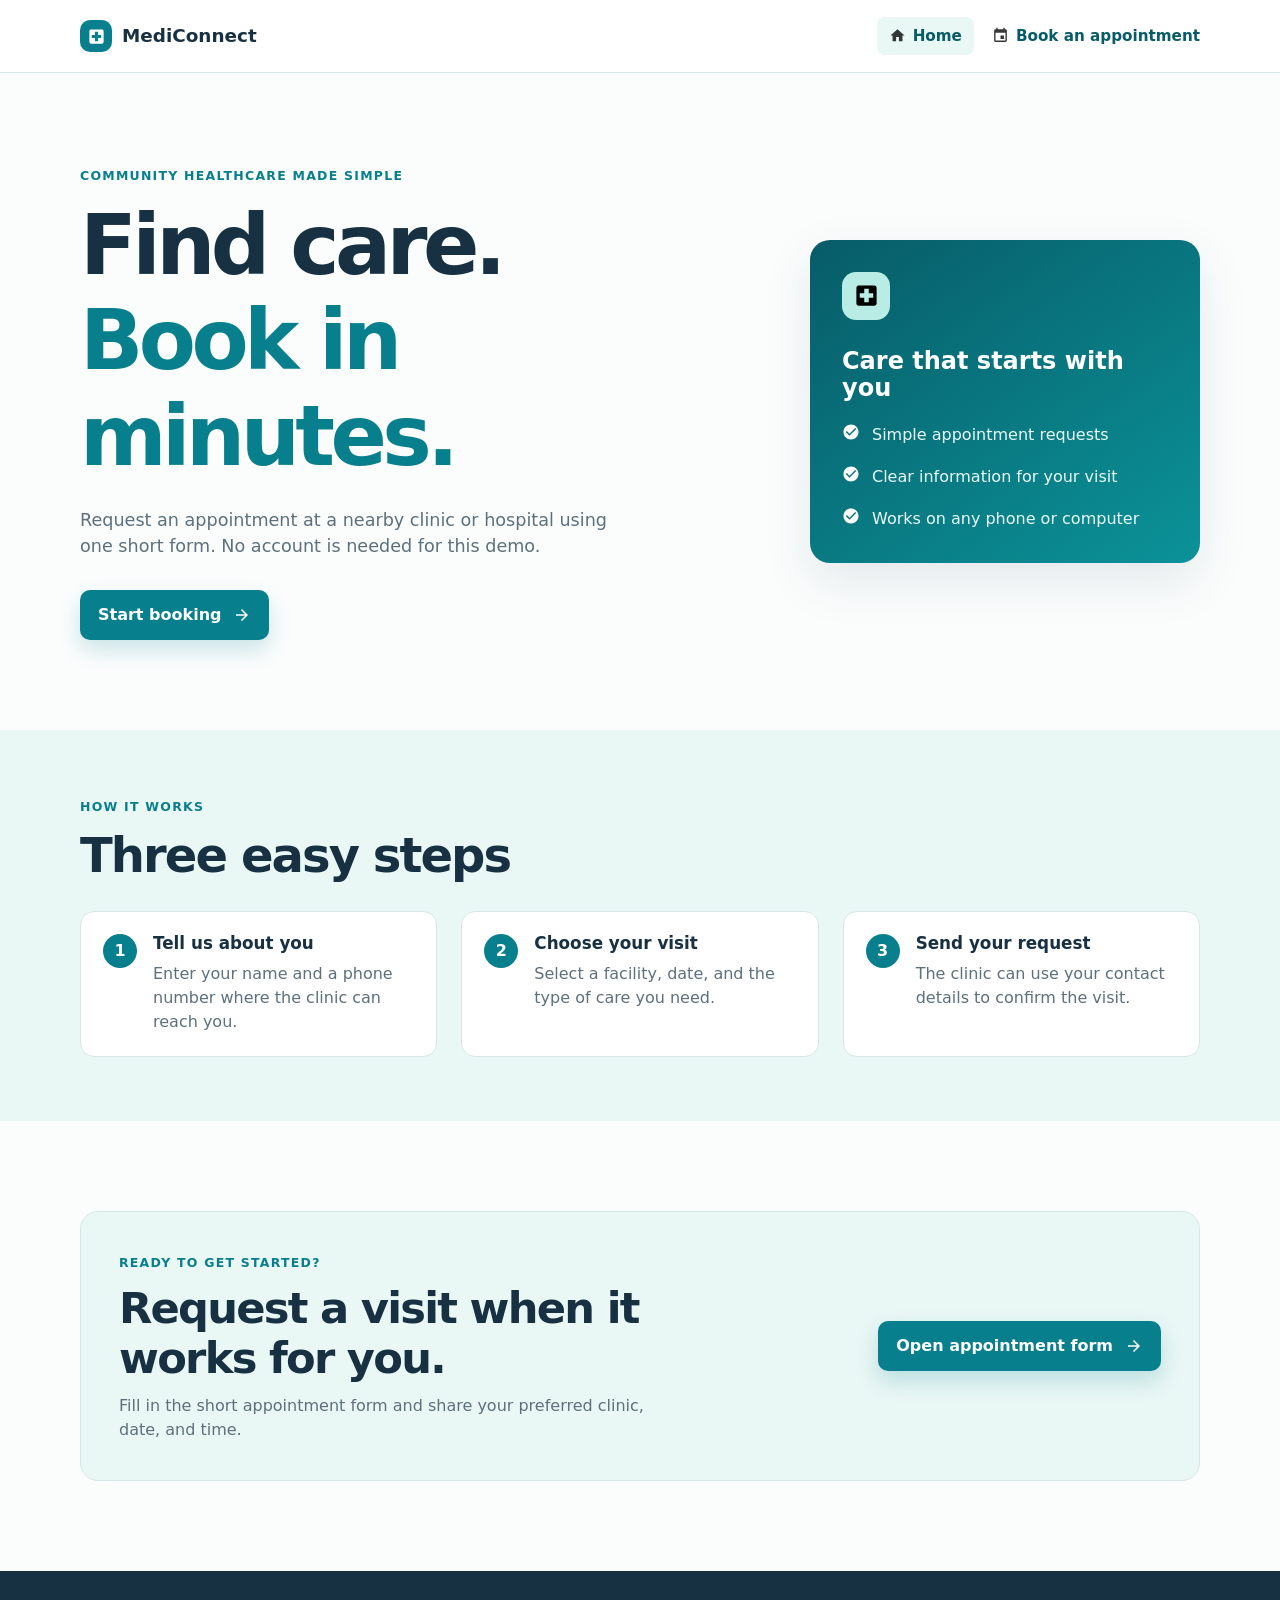
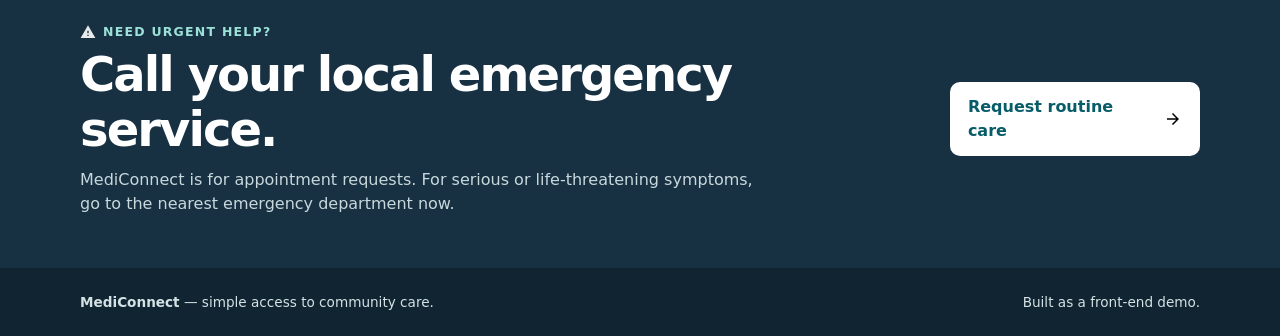
<file: index.html>
<!DOCTYPE html>
<html lang="en">
<head>
  <meta charset="UTF-8">
  <meta name="viewport" content="width=device-width, initial-scale=1.0">
  <meta name="description" content="A simple community healthcare appointment demo.">
  <title>MediConnect | Simple healthcare access</title>
  <link rel="stylesheet" href="style.css">
</head>
<body>
  <header class="site-header">
    <nav class="nav container" aria-label="Main navigation">
      <a class="brand" href="index.html" aria-label="MediConnect home">
        <span class="brand-mark" aria-hidden="true"><img src="assets/icons/medical.svg" alt="" class="brand-icon"></span>
        <span>MediConnect</span>
      </a>
      <div class="nav-actions">
        <a class="nav-link active" href="index.html"><img src="assets/icons/home.svg" alt="" class="nav-icon">Home</a>
        <a class="nav-link" href="appointment.html"><img src="assets/icons/calendar.svg" alt="" class="nav-icon">Book an appointment</a>
      </div>
    </nav>
  </header>

  <main>
    <section class="hero container">
      <div class="hero-copy">
        <p class="eyebrow">Community healthcare made simple</p>
        <h1>Find care.<br><span>Book in minutes.</span></h1>
        <p class="hero-text">
          Request an appointment at a nearby clinic or hospital using one short form.
          No account is needed for this demo.
        </p>
        <a class="button button-primary" href="appointment.html">Start booking <img src="assets/icons/arrow.svg" alt="" class="button-icon"></a>
      </div>

      <aside class="hero-card" aria-label="MediConnect benefits">
        <div class="card-icon" aria-hidden="true"><img src="assets/icons/medical.svg" alt="" class="card-icon-image"></div>
        <h2>Care that starts with you</h2>
        <ul class="benefits">
          <li><img src="assets/icons/check.svg" alt="" class="benefit-icon">Simple appointment requests</li>
          <li><img src="assets/icons/check.svg" alt="" class="benefit-icon">Clear information for your visit</li>
          <li><img src="assets/icons/check.svg" alt="" class="benefit-icon">Works on any phone or computer</li>
        </ul>
      </aside>
    </section>

    <section class="steps-section" aria-labelledby="steps-title">
      <div class="container">
        <p class="eyebrow">How it works</p>
        <h2 id="steps-title">Three easy steps</h2>
        <div class="steps">
          <article class="step">
            <span class="step-number">1</span>
            <div>
              <h3>Tell us about you</h3>
              <p>Enter your name and a phone number where the clinic can reach you.</p>
            </div>
          </article>
          <article class="step">
            <span class="step-number">2</span>
            <div>
              <h3>Choose your visit</h3>
              <p>Select a facility, date, and the type of care you need.</p>
            </div>
          </article>
          <article class="step">
            <span class="step-number">3</span>
            <div>
              <h3>Send your request</h3>
              <p>The clinic can use your contact details to confirm the visit.</p>
            </div>
          </article>
        </div>
      </div>
    </section>

    <section class="cta-section container" aria-labelledby="cta-title">
      <div class="cta-card">
        <div>
          <p class="eyebrow">Ready to get started?</p>
          <h2 id="cta-title">Request a visit when it works for you.</h2>
          <p>Fill in the short appointment form and share your preferred clinic, date, and time.</p>
        </div>
        <a class="button button-primary" href="appointment.html">Open appointment form <img src="assets/icons/arrow.svg" alt="" class="button-icon"></a>
      </div>
    </section>

    <section class="help-section" aria-labelledby="help-title">
      <div class="container help-content">
        <div>
          <p class="eyebrow"><img src="assets/icons/warning.svg" alt="" class="eyebrow-icon">Need urgent help?</p>
          <h2 id="help-title">Call your local emergency service.</h2>
          <p>MediConnect is for appointment requests. For serious or life-threatening symptoms, go to the nearest emergency department now.</p>
        </div>
        <a class="button button-light" href="appointment.html">Request routine care <img src="assets/icons/arrow.svg" alt="" class="button-icon"></a>
      </div>
    </section>
  </main>

  <footer class="site-footer">
    <div class="container footer-content">
      <p><strong>MediConnect</strong> — simple access to community care.</p>
      <p>Built as a front-end demo.</p>
    </div>
  </footer>
</body>
</html>
</file>
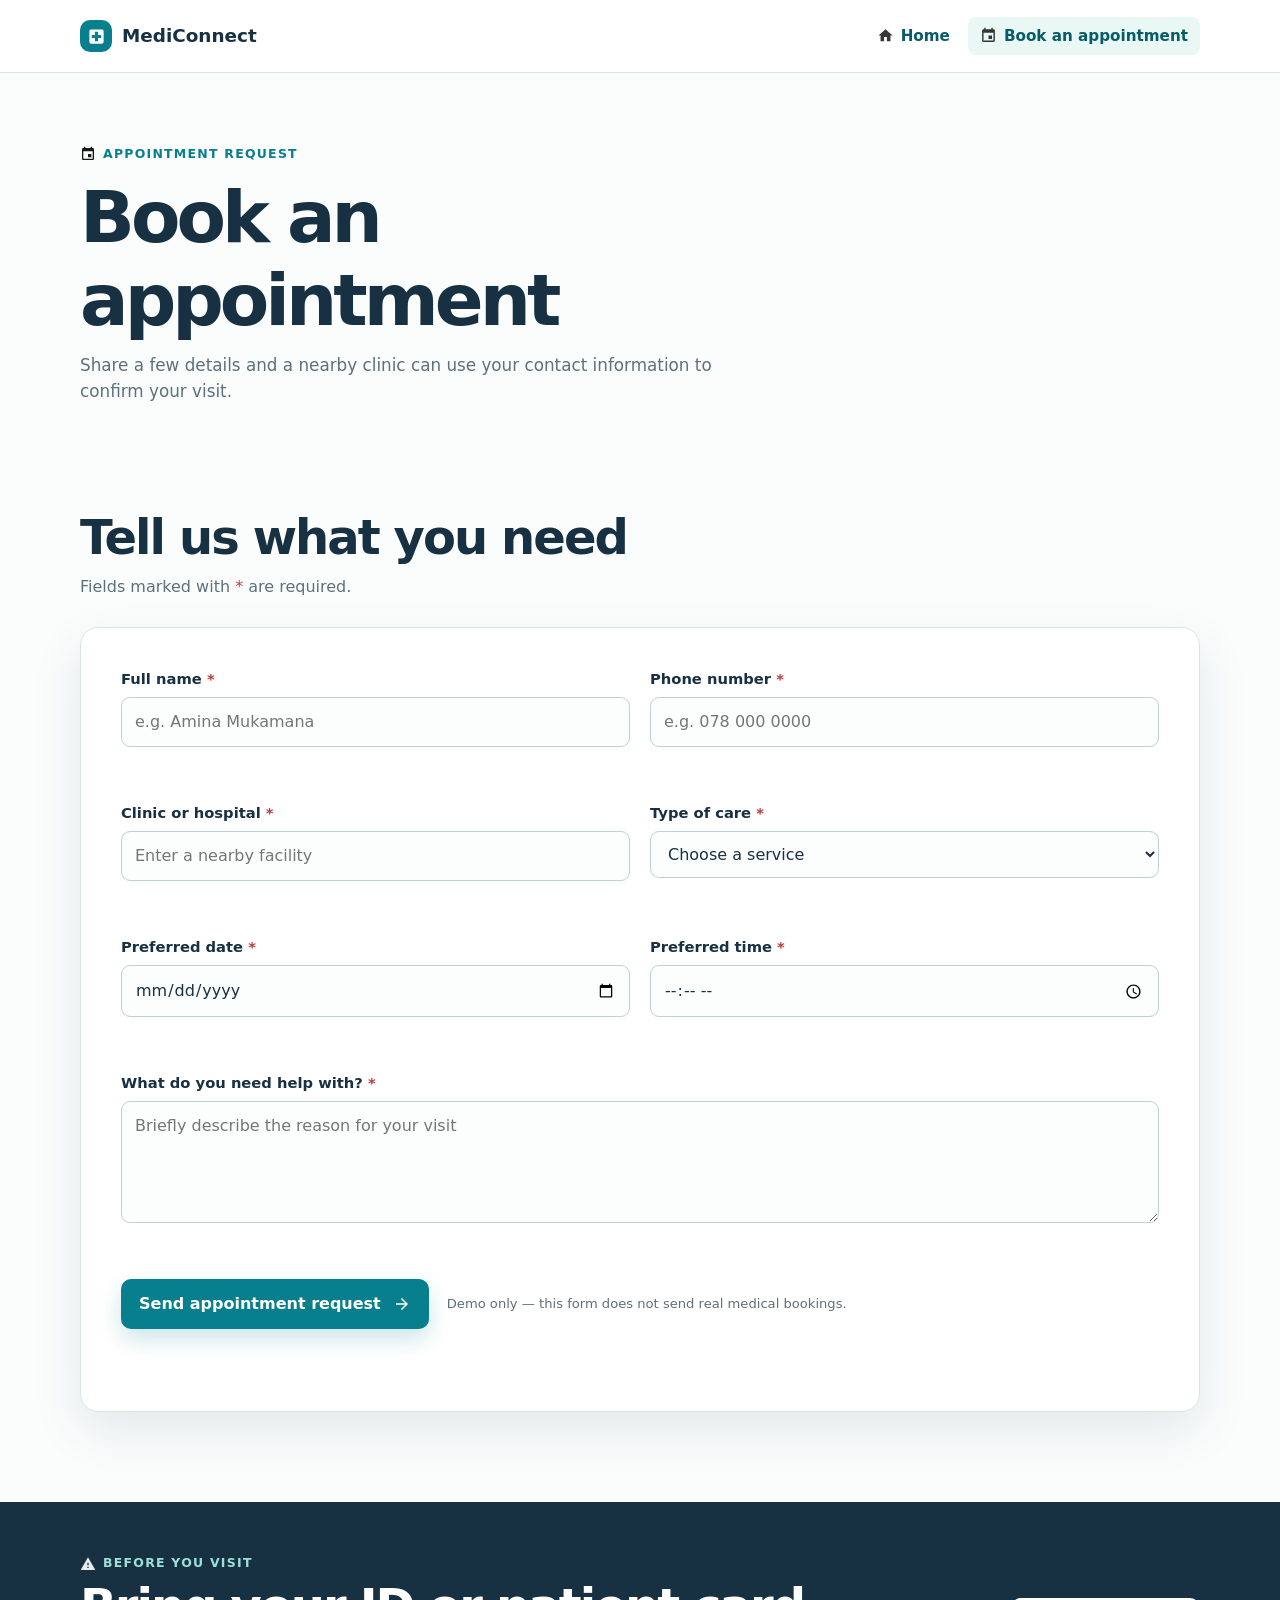
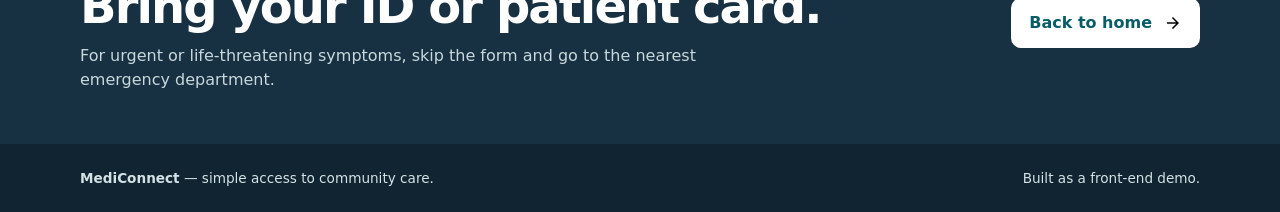
<file: appointment.html>
<!DOCTYPE html>
<html lang="en">
<head>
  <meta charset="UTF-8">
  <meta name="viewport" content="width=device-width, initial-scale=1.0">
  <meta name="description" content="Request a community healthcare appointment with MediConnect.">
  <title>MediConnect | Book an appointment</title>
  <link rel="stylesheet" href="style.css">
</head>
<body>
  <header class="site-header">
    <nav class="nav container" aria-label="Main navigation">
      <a class="brand" href="index.html" aria-label="MediConnect home">
        <span class="brand-mark" aria-hidden="true"><img src="assets/icons/medical.svg" alt="" class="brand-icon"></span>
        <span>MediConnect</span>
      </a>
      <div class="nav-actions">
        <a class="nav-link" href="index.html"><img src="assets/icons/home.svg" alt="" class="nav-icon">Home</a>
        <a class="nav-link active" href="appointment.html" aria-current="page"><img src="assets/icons/calendar.svg" alt="" class="nav-icon">Book an appointment</a>
      </div>
    </nav>
  </header>

  <main>
    <section class="page-intro container">
      <p class="eyebrow"><img src="assets/icons/calendar.svg" alt="" class="eyebrow-icon">Appointment request</p>
      <h1>Book an appointment</h1>
      <p>Share a few details and a nearby clinic can use your contact information to confirm your visit.</p>
    </section>

    <section class="booking-section container" aria-labelledby="booking-title">
      <div class="section-heading">
        <h2 id="booking-title">Tell us what you need</h2>
        <p>Fields marked with <span aria-hidden="true">*</span> are required.</p>
      </div>

      <form id="appointmentForm" class="booking-form" novalidate>
        <div class="form-grid">
          <div class="field">
            <label for="fullName">Full name <span aria-hidden="true">*</span></label>
            <input id="fullName" name="fullName" type="text" autocomplete="name" placeholder="e.g. Amina Mukamana" required>
            <span class="error-text"></span>
          </div>

          <div class="field">
            <label for="phone">Phone number <span aria-hidden="true">*</span></label>
            <input id="phone" name="phone" type="tel" autocomplete="tel" placeholder="e.g. 078 000 0000" required>
            <span class="error-text"></span>
          </div>

          <div class="field">
            <label for="facility">Clinic or hospital <span aria-hidden="true">*</span></label>
            <input id="facility" name="facility" type="text" placeholder="Enter a nearby facility" required>
            <span class="error-text"></span>
          </div>

          <div class="field">
            <label for="service">Type of care <span aria-hidden="true">*</span></label>
            <select id="service" name="service" required>
              <option value="">Choose a service</option>
              <option>General consultation</option>
              <option>Child health</option>
              <option>Maternal care</option>
              <option>Vaccination</option>
              <option>Follow-up visit</option>
            </select>
            <span class="error-text"></span>
          </div>

          <div class="field">
            <label for="date">Preferred date <span aria-hidden="true">*</span></label>
            <input id="date" name="date" type="date" required>
            <span class="error-text"></span>
          </div>

          <div class="field">
            <label for="time">Preferred time <span aria-hidden="true">*</span></label>
            <input id="time" name="time" type="time" required>
            <span class="error-text"></span>
          </div>
        </div>

        <div class="field">
          <label for="reason">What do you need help with? <span aria-hidden="true">*</span></label>
          <textarea id="reason" name="reason" rows="4" placeholder="Briefly describe the reason for your visit" required></textarea>
          <span class="error-text"></span>
        </div>

        <div class="form-footer">
          <button class="button button-primary" type="submit">Send appointment request <img src="assets/icons/arrow.svg" alt="" class="button-icon"></button>
          <p class="demo-note">Demo only — this form does not send real medical bookings.</p>
        </div>
        <p id="formMessage" class="form-message" role="status" aria-live="polite"></p>
      </form>
    </section>

    <section class="help-section" aria-labelledby="help-title">
      <div class="container help-content">
        <div>
          <p class="eyebrow"><img src="assets/icons/warning.svg" alt="" class="eyebrow-icon">Before you visit</p>
          <h2 id="help-title">Bring your ID or patient card.</h2>
          <p>For urgent or life-threatening symptoms, skip the form and go to the nearest emergency department.</p>
        </div>
        <a class="button button-light" href="index.html">Back to home <img src="assets/icons/arrow.svg" alt="" class="button-icon"></a>
      </div>
    </section>
  </main>

  <footer class="site-footer">
    <div class="container footer-content">
      <p><strong>MediConnect</strong> — simple access to community care.</p>
      <p>Built as a front-end demo.</p>
    </div>
  </footer>

  <div id="successModal" class="modal" role="dialog" aria-modal="true" aria-labelledby="modalTitle" hidden>
    <div class="modal-backdrop"></div>
    <div class="modal-content">
      <div class="modal-header">
        <div class="modal-success-icon">
          <img src="assets/icons/check.svg" alt="Success" class="success-icon-svg">
        </div>
        <h2 id="modalTitle">Request Received!</h2>
      </div>
      <div class="modal-body">
        <p>Thank you, <span id="summaryName" class="summary-highlight"></span>. Your appointment request has been recorded.</p>
        <div class="appointment-summary">
          <div class="summary-item">
            <span class="summary-label">Clinic/Hospital</span>
            <span class="summary-value" id="summaryFacility"></span>
          </div>
          <div class="summary-item">
            <span class="summary-label">Type of Care</span>
            <span class="summary-value" id="summaryService"></span>
          </div>
          <div class="summary-item">
            <span class="summary-label">Date &amp; Time</span>
            <span class="summary-value" id="summaryDateTime"></span>
          </div>
        </div>
        <p class="modal-note">The clinic can use your phone number <strong id="summaryPhone"></strong> to contact and confirm your visit.</p>
      </div>
      <div class="modal-footer">
        <button id="closeModalBtn" class="button button-primary" type="button">Got it</button>
      </div>
    </div>
  </div>

  <script src="script.js"></script>
</body>
</html>
</file>
<file: style.css>
:root {
  --ink: #173042;
  --muted: #5d707c;
  --primary: #087f8c;
  --primary-dark: #075c68;
  --mint: #e9f7f5;
  --line: #d7e7e7;
  --white: #ffffff;
  --shadow: 0 18px 50px rgba(23, 48, 66, 0.1);
}

* {
  box-sizing: border-box;
}

html {
  scroll-behavior: smooth;
}

body {
  margin: 0;
  color: var(--ink);
  background: #fbfdfd;
  font-family: Inter, ui-sans-serif, system-ui, -apple-system, BlinkMacSystemFont, "Segoe UI", sans-serif;
  line-height: 1.5;
}

a {
  color: inherit;
}

.container {
  width: min(1120px, calc(100% - 40px));
  margin: 0 auto;
}

.site-header {
  background: var(--white);
  border-bottom: 1px solid var(--line);
}

.nav {
  min-height: 72px;
  display: flex;
  align-items: center;
  justify-content: space-between;
  gap: 20px;
}

.nav-actions {
  display: flex;
  align-items: center;
  justify-content: flex-end;
  gap: 18px;
}

.brand {
  display: inline-flex;
  align-items: center;
  gap: 10px;
  color: var(--ink);
  font-size: 1.15rem;
  font-weight: 800;
  text-decoration: none;
}

.brand-mark {
  width: 32px;
  height: 32px;
  display: grid;
  place-items: center;
  border-radius: 10px;
  color: var(--white);
  background: var(--primary);
  line-height: 1;
}

.brand-icon {
  width: 19px;
  height: 19px;
  filter: brightness(0) invert(1);
}

.nav-link {
  display: inline-flex;
  align-items: center;
  gap: 7px;
  color: var(--primary-dark);
  font-size: 0.95rem;
  font-weight: 700;
  text-decoration: none;
}

.nav-icon {
  width: 17px;
  height: 17px;
  opacity: 0.78;
}

.nav-link:hover,
.nav-link:focus-visible {
  text-decoration: underline;
}

.nav-link.active {
  padding: 8px 12px;
  border-radius: 8px;
  color: var(--primary-dark);
  background: var(--mint);
  text-decoration: none;
}

.hero {
  display: grid;
  grid-template-columns: minmax(0, 1.25fr) minmax(300px, 0.75fr);
  align-items: center;
  gap: 80px;
  padding-top: 90px;
  padding-bottom: 90px;
}

.eyebrow {
  display: inline-flex;
  align-items: center;
  gap: 7px;
  margin: 0 0 12px;
  color: var(--primary);
  font-size: 0.78rem;
  font-weight: 800;
  letter-spacing: 0.1em;
  text-transform: uppercase;
}

.eyebrow-icon {
  width: 16px;
  height: 16px;
  opacity: 0.9;
}

h1,
h2,
h3,
p {
  margin-top: 0;
}

h1,
h2,
h3 {
  line-height: 1.15;
}

h1 {
  max-width: 620px;
  margin-bottom: 22px;
  font-size: clamp(2.8rem, 7vw, 5.2rem);
  letter-spacing: -0.055em;
}

h1 span {
  color: var(--primary);
}

.hero-text {
  max-width: 560px;
  margin-bottom: 30px;
  color: var(--muted);
  font-size: 1.1rem;
}

.button {
  display: inline-flex;
  align-items: center;
  justify-content: center;
  gap: 12px;
  border: 0;
  border-radius: 10px;
  padding: 13px 18px;
  font: inherit;
  font-weight: 800;
  text-decoration: none;
  cursor: pointer;
  transition: background 0.2s ease, box-shadow 0.2s ease, transform 0.2s ease;
}

.button:hover,
.button:focus-visible {
  transform: translateY(-2px);
}

.button-primary {
  color: var(--white);
  background: var(--primary);
  box-shadow: 0 10px 22px rgba(8, 127, 140, 0.2);
}

.button-primary:hover,
.button-primary:focus-visible {
  background: var(--primary-dark);
}

.button-light {
  color: var(--primary-dark);
  background: var(--white);
}

.button-icon {
  width: 18px;
  height: 18px;
  object-fit: contain;
}

.button-primary .button-icon {
  filter: brightness(0) invert(1);
}

.hero-card {
  padding: 32px;
  border-radius: 20px;
  color: var(--white);
  background: linear-gradient(145deg, #075c68, #0b9298);
  box-shadow: var(--shadow);
}

.card-icon {
  width: 48px;
  height: 48px;
  display: grid;
  place-items: center;
  margin-bottom: 28px;
  border-radius: 14px;
  color: #075c68;
  background: #b9ece5;
}

.card-icon-image {
  width: 27px;
  height: 27px;
}
}

.hero-card h2 {
  margin-bottom: 24px;
  font-size: 1.8rem;
}

.benefits {
  display: grid;
  gap: 18px;
  margin: 0;
  padding: 0;
  list-style: none;
}

.benefits li {
  display: flex;
  align-items: flex-start;
  gap: 12px;
  color: #eafafa;
}

.benefits li span,
.benefit-icon {
  flex: 0 0 auto;
  color: #b9ece5;
  font-weight: 900;
}

.benefit-icon {
  width: 18px;
  height: 18px;
  filter: brightness(0) invert(1);
}

.steps-section {
  padding: 64px 0;
  background: var(--mint);
}

.steps-section h2,
.booking-section h2,
.help-section h2 {
  margin-bottom: 28px;
  font-size: clamp(2rem, 4vw, 3rem);
  letter-spacing: -0.04em;
}

.steps {
  display: grid;
  grid-template-columns: repeat(3, 1fr);
  gap: 24px;
}

.step {
  display: flex;
  gap: 16px;
  padding: 22px;
  border: 1px solid var(--line);
  border-radius: 14px;
  background: var(--white);
}

.step-number {
  width: 34px;
  height: 34px;
  flex: 0 0 auto;
  display: grid;
  place-items: center;
  border-radius: 50%;
  color: var(--white);
  background: var(--primary);
  font-weight: 800;
}

.step h3 {
  margin-bottom: 8px;
  font-size: 1.05rem;
}

.step p,
.section-heading > p,
.help-content p {
  margin-bottom: 0;
  color: var(--muted);
}

.cta-section {
  padding-top: 90px;
  padding-bottom: 90px;
}

.cta-card {
  display: flex;
  align-items: center;
  justify-content: space-between;
  gap: 30px;
  padding: 38px;
  border: 1px solid var(--line);
  border-radius: 18px;
  background: var(--mint);
}

.cta-card h2 {
  max-width: 560px;
  margin-bottom: 10px;
  font-size: clamp(1.8rem, 4vw, 2.7rem);
  letter-spacing: -0.04em;
}

.cta-card p:last-child {
  max-width: 560px;
  margin-bottom: 0;
  color: var(--muted);
}

.page-intro {
  padding-top: 72px;
  padding-bottom: 16px;
}

.page-intro h1 {
  margin-bottom: 12px;
  font-size: clamp(2.8rem, 6vw, 4.5rem);
}

.page-intro > p:last-child {
  max-width: 650px;
  margin-bottom: 0;
  color: var(--muted);
  font-size: 1.05rem;
}

.booking-section {
  padding-top: 90px;
  padding-bottom: 90px;
}

.section-heading {
  max-width: 650px;
  margin-bottom: 28px;
}

.section-heading h2 {
  margin-bottom: 10px;
}

.booking-form {
  padding: clamp(22px, 5vw, 40px);
  border: 1px solid var(--line);
  border-radius: 18px;
  background: var(--white);
  box-shadow: var(--shadow);
}

.form-grid {
  display: grid;
  grid-template-columns: repeat(2, 1fr);
  gap: 20px;
}

.field {
  min-width: 0;
}

label {
  display: block;
  margin-bottom: 7px;
  font-size: 0.92rem;
  font-weight: 750;
}

label span,
.section-heading span {
  color: #bb3c3c;
}

input,
select,
textarea {
  width: 100%;
  border: 1px solid #bdd2d4;
  border-radius: 9px;
  padding: 12px 13px;
  color: var(--ink);
  background: #fcfefe;
  font: inherit;
}

textarea {
  resize: vertical;
}

input:focus,
select:focus,
textarea:focus {
  outline: 3px solid rgba(8, 127, 140, 0.14);
  border-color: var(--primary);
}

.booking-form > .field {
  margin-top: 20px;
}

.form-footer {
  display: flex;
  align-items: center;
  flex-wrap: wrap;
  gap: 18px;
  margin-top: 26px;
}

.demo-note {
  margin: 0;
  color: var(--muted);
  font-size: 0.82rem;
}

.form-message {
  min-height: 24px;
  margin: 18px 0 0;
  color: var(--primary-dark);
  font-weight: 750;
}

.form-message.error {
  color: #a12f2f;
}

.help-section {
  color: var(--white);
  background: var(--ink);
}

.help-content {
  display: flex;
  align-items: center;
  justify-content: space-between;
  gap: 30px;
  padding-top: 52px;
  padding-bottom: 52px;
}

.help-content h2 {
  margin-bottom: 10px;
}

.help-content p {
  max-width: 680px;
  color: #c8d8dc;
}

.help-content .eyebrow {
  color: #9ce1d8;
}

.help-content .eyebrow-icon {
  filter: brightness(0) invert(1);
}

.site-footer {
  color: #d4e2e5;
  background: #102531;
}

.footer-content {
  display: flex;
  justify-content: space-between;
  gap: 20px;
  padding-top: 24px;
  padding-bottom: 24px;
  font-size: 0.85rem;
}

.footer-content p {
  margin: 0;
}

@media (max-width: 800px) {
  .hero {
    grid-template-columns: 1fr;
    gap: 40px;
    padding-top: 64px;
    padding-bottom: 64px;
  }

  .steps,
  .form-grid {
    grid-template-columns: 1fr;
  }

  .cta-card {
    align-items: flex-start;
    flex-direction: column;
  }

  .help-content,
  .footer-content {
    align-items: flex-start;
    flex-direction: column;
  }
}

@media (max-width: 520px) {
  .container {
    width: min(100% - 28px, 1120px);
  }

  .nav {
    min-height: 64px;
  }

  .nav-link {
    font-size: 0.82rem;
  }

  .nav-actions {
    gap: 8px;
  }

  .hero-card,
  .booking-form {
    padding: 22px;
  }

  .steps-section,
  .booking-section,
  .cta-section {
    padding-top: 56px;
    padding-bottom: 56px;
  }
}

.field {
  position: relative;
  margin-bottom: 12px;
}

.error-text {
  display: block;
  margin-top: 5px;
  font-size: 0.8rem;
  color: #c92a2a;
  min-height: 18px;
  font-weight: 600;
  opacity: 0;
  transform: translateY(-5px);
  transition: opacity 0.2s ease, transform 0.2s ease;
}

.field.invalid .error-text {
  opacity: 1;
  transform: translateY(0);
}

.field input, 
.field select, 
.field textarea {
  transition: border-color 0.25s ease, box-shadow 0.25s ease, background-color 0.25s ease;
}

.field.invalid input,
.field.invalid select,
.field.invalid textarea {
  border-color: #fa5252;
  background-color: #fff5f5;
}

.field.invalid input:focus,
.field.invalid select:focus,
.field.invalid textarea:focus {
  outline: 3px solid rgba(250, 82, 82, 0.14);
}

.field.valid input,
.field.valid select,
.field.valid textarea {
  border-color: #087f8c;
  background-color: #f4fbfb;
}

.modal {
  position: fixed;
  top: 0;
  left: 0;
  width: 100%;
  height: 100%;
  z-index: 1000;
  display: flex;
  align-items: center;
  justify-content: center;
  padding: 20px;
}

.modal[hidden] {
  display: none !important;
}

.modal-backdrop {
  position: absolute;
  top: 0;
  left: 0;
  width: 100%;
  height: 100%;
  background: rgba(23, 48, 66, 0.5);
  backdrop-filter: blur(4px);
  animation: fadeIn 0.25s ease forwards;
}

.modal-content {
  position: relative;
  width: 100%;
  max-width: 480px;
  background: var(--white);
  border-radius: 20px;
  padding: 36px;
  box-shadow: 0 24px 60px rgba(23, 48, 66, 0.18);
  border: 1px solid var(--line);
  z-index: 1001;
  transform: scale(0.92) translateY(10px);
  opacity: 0;
  animation: modalSlideUp 0.35s cubic-bezier(0.34, 1.56, 0.64, 1) forwards;
}

@keyframes fadeIn {
  from { opacity: 0; }
  to { opacity: 1; }
}

@keyframes modalSlideUp {
  to {
    transform: scale(1) translateY(0);
    opacity: 1;
  }
}

.modal-header {
  text-align: center;
  margin-bottom: 22px;
}

.modal-success-icon {
  width: 64px;
  height: 64px;
  border-radius: 50%;
  background: var(--primary);
  display: flex;
  align-items: center;
  justify-content: center;
  margin: 0 auto 16px;
  box-shadow: 0 8px 20px rgba(8, 127, 140, 0.25);
}

.success-icon-svg {
  width: 30px;
  height: 30px;
  filter: brightness(0) invert(1);
  animation: scalePop 0.45s cubic-bezier(0.175, 0.885, 0.32, 1.275) 0.12s both;
}

@keyframes scalePop {
  from { transform: scale(0); }
  to { transform: scale(1); }
}

.modal-header h2 {
  font-size: 1.7rem;
  margin: 0;
  color: var(--ink);
  letter-spacing: -0.02em;
}

.modal-body {
  margin-bottom: 24px;
  color: var(--muted);
  font-size: 0.95rem;
  line-height: 1.6;
}

.summary-highlight {
  font-weight: 750;
  color: var(--ink);
}

.appointment-summary {
  background: #f4f9fa;
  border: 1px solid var(--line);
  border-radius: 12px;
  padding: 16px;
  margin: 18px 0;
  display: grid;
  gap: 10px;
}

.summary-item {
  display: flex;
  justify-content: space-between;
  align-items: center;
  font-size: 0.9rem;
}

.summary-label {
  font-weight: 600;
  color: var(--muted);
}

.summary-value {
  font-weight: 750;
  color: var(--ink);
}

.modal-note {
  font-size: 0.88rem;
  margin: 0;
  color: var(--muted);
}

.modal-note strong {
  color: var(--ink);
}

.modal-footer {
  display: flex;
  justify-content: center;
}

.modal-footer .button {
  width: 100%;
}
</file>
